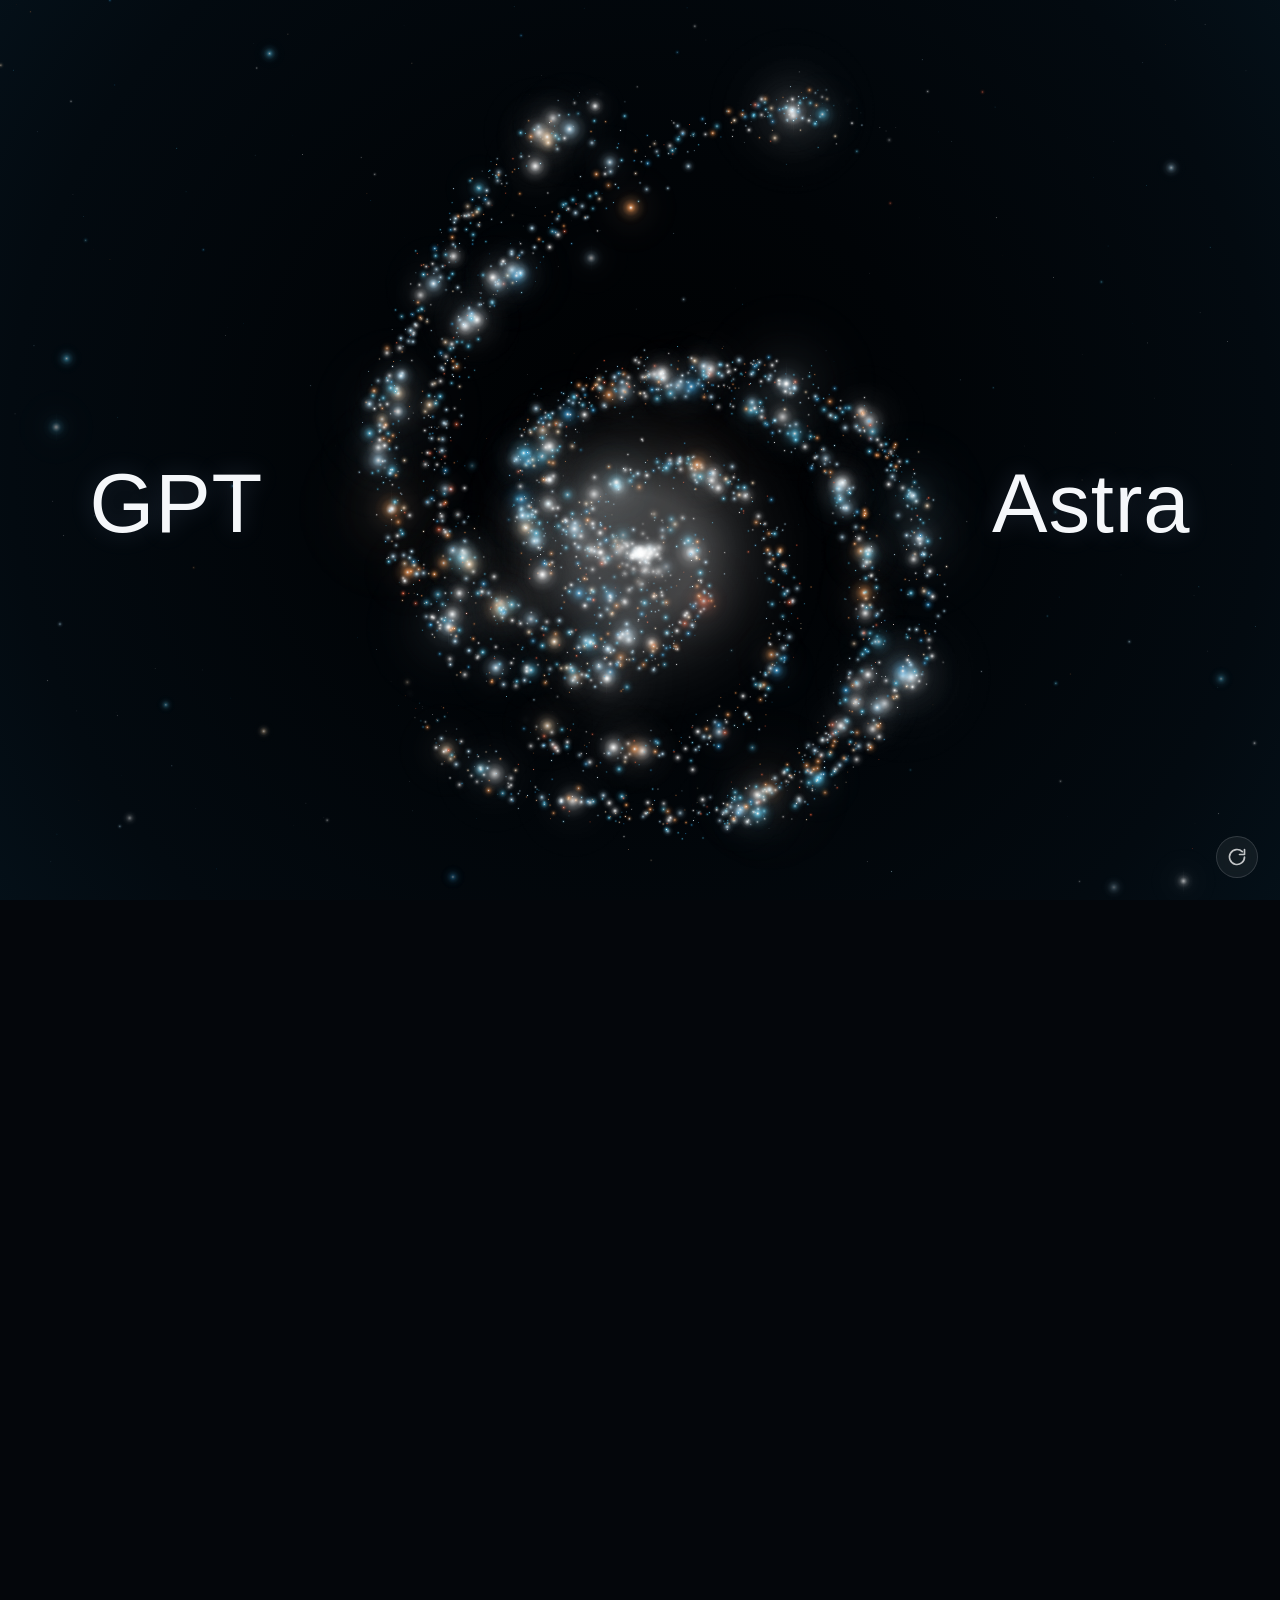
<file: index.html>
<!DOCTYPE html>
<html lang="zh-CN">
<head>
  <meta charset="UTF-8" />
  <meta name="viewport" content="width=device-width, initial-scale=1.0, viewport-fit=cover" />
  <title>GPT-6 Astra · 星空螺旋 6 动效复刻</title>
  <link rel="stylesheet" href="css/style.css" />
</head>
<body>
  <!-- Hero 区：星空汇聚成螺旋 "6" -->
  <section class="astra-hero" id="astraHero">
    <canvas class="astra-canvas"></canvas>

    <div class="astra-word astra-word--left">GPT</div>
    <div class="astra-word astra-word--right">Astra</div>

    <button class="astra-replay" type="button" aria-label="重新播放" title="重新播放">
      <svg viewBox="0 0 24 24" width="20" height="20" fill="none"
           stroke="currentColor" stroke-width="2" stroke-linecap="round" stroke-linejoin="round">
        <path d="M21 12a9 9 0 1 1-2.64-6.36" />
        <polyline points="21 3 21 9 15 9" />
      </svg>
    </button>
  </section>

  <!-- 滚动行程占位：提供可滚动高度，仅用于驱动相机俯仰 -->
  <div class="scroll-space" aria-hidden="true"></div>

  <script src="js/arms-data.js"></script>
  <script src="js/arms-3d.js"></script>
  <script src="js/zcurve.js"></script>
  <script src="js/cam3d.js"></script>
  <script src="js/app.js"></script>
</body>
</html>
</file>
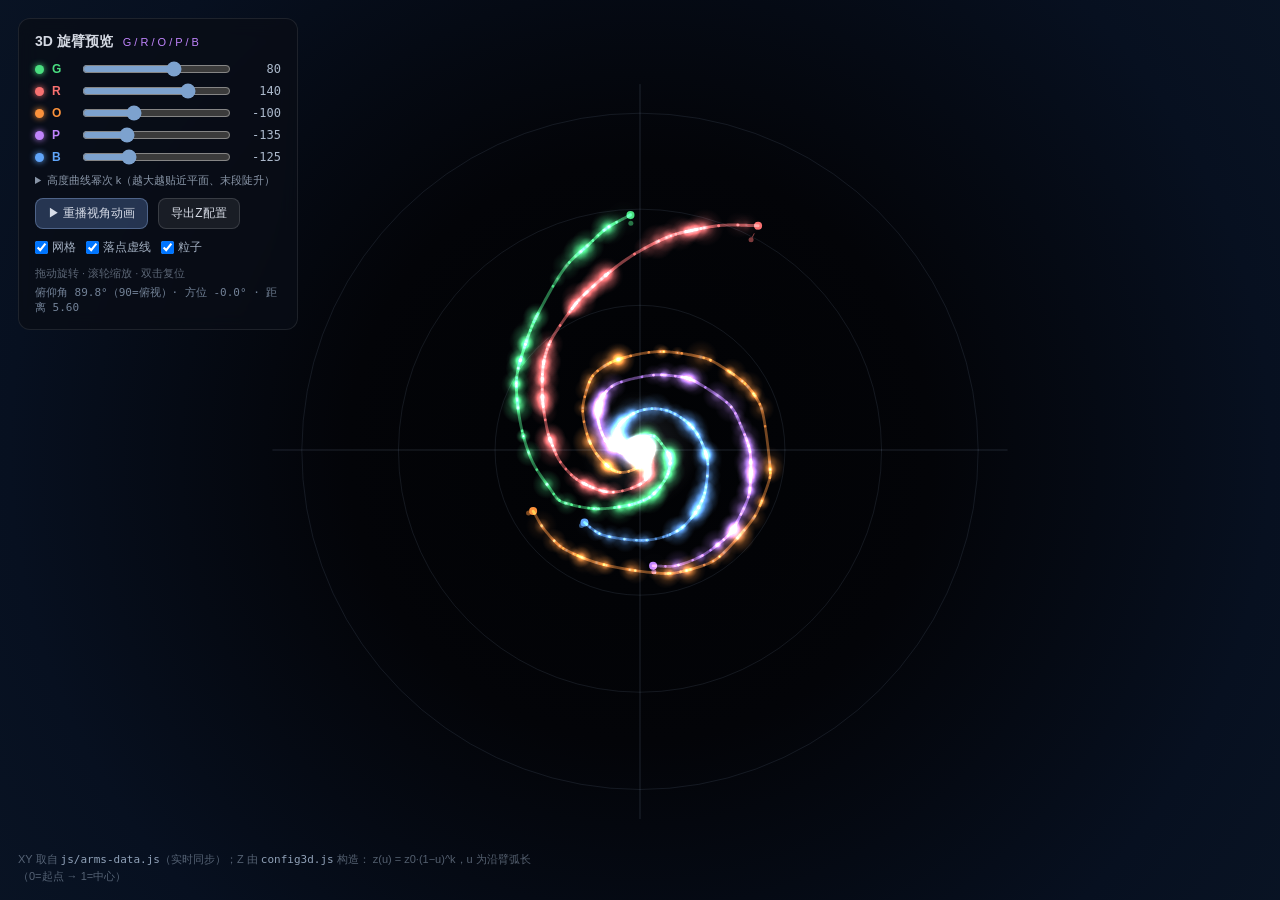
<file: tools/3d-viewer/index.html>
<!DOCTYPE html>
<html lang="zh-CN">
<head>
  <meta charset="UTF-8" />
  <meta name="viewport" content="width=device-width, initial-scale=1.0" />
  <title>3D 旋臂预览 · GPT-6 Astra</title>
  <link rel="stylesheet" href="style.css" />
</head>
<body>
  <canvas id="view"></canvas>

  <!-- ============ 控制面板 ============ -->
  <div class="panel">
    <div class="title">3D 旋臂预览 <span class="sub">G / R / O / P / B</span></div>

    <!-- 臂高度滑条（JS 生成） -->
    <div id="armRows"></div>

    <details class="adv">
      <summary>高度曲线幂次 k（越大越贴近平面、末段陡升）</summary>
      <div id="kRows"></div>
    </details>

    <div class="row btns">
      <button id="replay" class="btn btn--primary">▶ 重播视角动画</button>
      <button id="exportBtn" class="btn">导出Z配置</button>
    </div>

    <div class="row toggles">
      <label><input type="checkbox" id="tGrid" checked />网格</label>
      <label><input type="checkbox" id="tDrops" checked />落点虚线</label>
      <label><input type="checkbox" id="tParts" checked />粒子</label>
    </div>

    <div class="hint">拖动旋转 · 滚轮缩放 · 双击复位</div>
    <div class="cam" id="camInfo">–</div>
  </div>

  <div class="note">
    XY 取自 <code>js/arms-data.js</code>（实时同步）；Z 由 <code>config3d.js</code> 构造：
    z(u) = z0·(1−u)^k，u 为沿臂弧长（0=起点 → 1=中心）
  </div>

  <script src="../../js/arms-data.js"></script>
  <script src="../draw-arms/spline.js"></script>
  <script src="config3d.js"></script>
  <script src="app.js"></script>
</body>
</html>
</file>
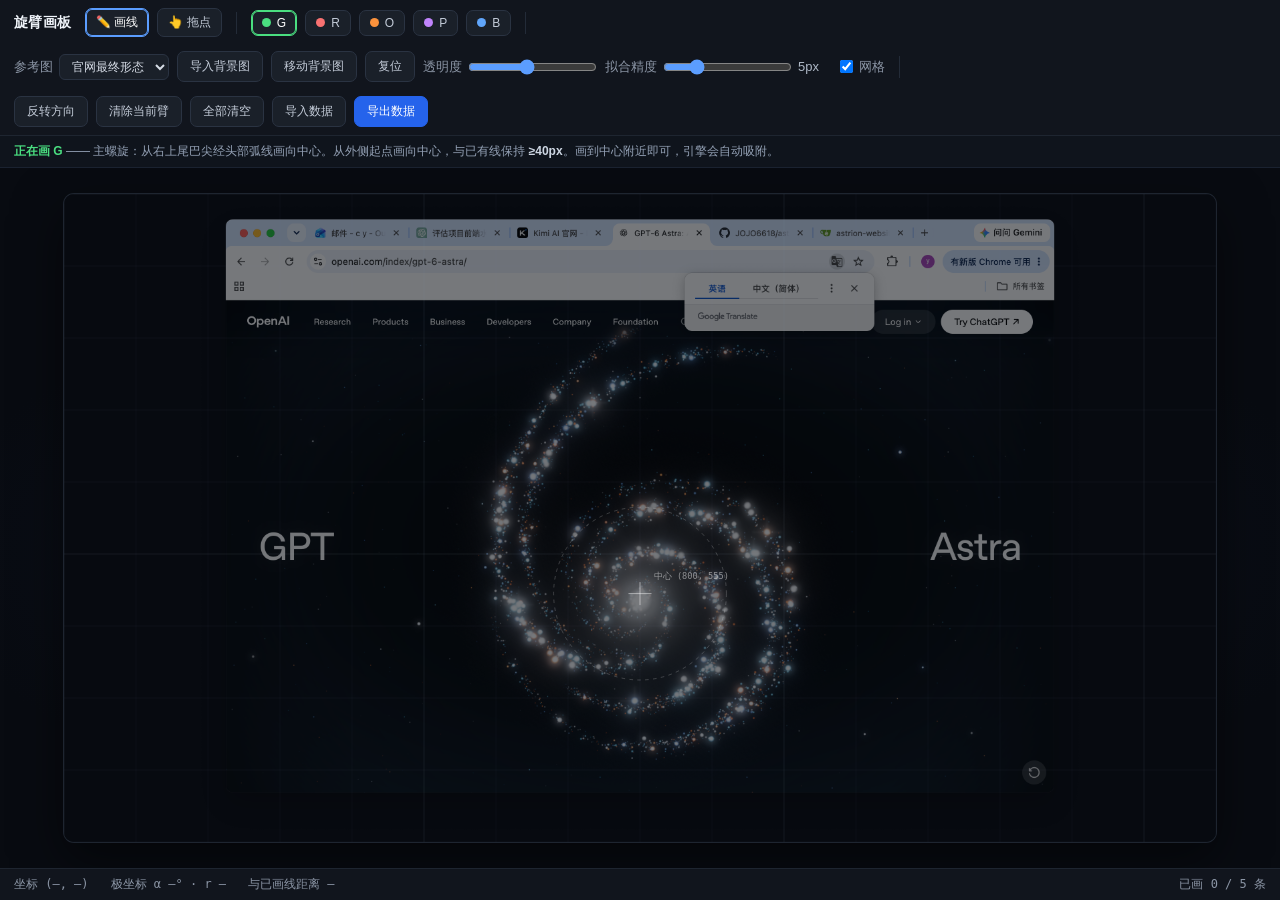
<file: tools/draw-arms/index.html>
<!DOCTYPE html>
<html lang="zh-CN">
<head>
  <meta charset="UTF-8" />
  <meta name="viewport" content="width=device-width, initial-scale=1.0" />
  <title>旋臂画板 · GPT-6 Astra</title>
  <link rel="stylesheet" href="style.css" />
</head>
<body>
  <!-- ============ 顶部工具栏 ============ -->
  <header class="toolbar">
    <div class="brand">旋臂画板</div>

    <div class="group" id="modePicker" title="切换交互模式">
      <button class="mode-btn active" data-mode="draw">✏️ 画线</button>
      <button class="mode-btn" data-mode="edit">👆 拖点</button>
    </div>

    <div class="sep"></div>

    <div class="group" id="armPicker" title="选择要绘制的旋臂"></div>

    <div class="sep"></div>

    <div class="group">
      <label class="field">
        <span>参考图</span>
        <select id="refSelect">
          <option value="none">无</option>
          <option value="final" selected>官网最终形态</option>
          <option value="sketch">手绘示意</option>
        </select>
      </label>
      <button id="refImgBtn" class="btn" title="导入本地图片作为描摹背景（也可以直接把图片拖进窗口）">导入背景图</button>
      <input type="file" id="refImgFile" accept="image/*" hidden />
      <button id="refMoveBtn" class="btn" title="开启后在画布上拖动平移背景图，把图中螺旋中心对准中心十字；再点一次退出并固定">移动背景图</button>
      <button id="refResetBtn" class="btn" title="把背景图位置还原为默认居中">复位</button>
      <label class="field">
        <span>透明度</span>
        <input type="range" id="refAlpha" min="0" max="100" value="45" />
      </label>
      <label class="field">
        <span>拟合精度</span>
        <input type="range" id="epsilon" min="2" max="15" value="5" />
        <em id="epsilonVal">5px</em>
      </label>
      <label class="field field--check">
        <input type="checkbox" id="gridToggle" checked />
        <span>网格</span>
      </label>
    </div>

    <div class="sep"></div>

    <div class="group">
      <button id="reverseBtn" class="btn" title="把当前臂的点序反转（画反了就用它）">反转方向</button>
      <button id="clearArmBtn" class="btn">清除当前臂</button>
      <button id="clearAllBtn" class="btn btn--danger">全部清空</button>
      <button id="importBtn" class="btn" title="导入已有的 arms-data.js，在画板上继续修改">导入数据</button>
      <input type="file" id="importFile" accept=".js,.txt" hidden />
      <button id="exportBtn" class="btn btn--primary">导出数据</button>
    </div>
  </header>

  <!-- ============ 提示条 ============ -->
  <div class="tipbar" id="tipbar">
    从旋臂的<b>起点（外圈）</b>按住鼠标向<b>螺旋中心</b>方向画线（逆时针）。
    状态栏会实时显示与已画线的距离，<b class="warn">变红说明太近（&lt;40px）</b>。画到中心附近即可，引擎会自动吸附。
  </div>

  <!-- ============ 画布区 ============ -->
  <main class="stage" id="stage">
    <canvas id="board"></canvas>
  </main>

  <!-- ============ 状态栏 ============ -->
  <footer class="statusbar">
    <span id="stPos">坐标 (–, –)</span>
    <span id="stPolar">极坐标 α –° · r –</span>
    <span id="stDist">与已画线距离 –</span>
    <span class="spacer"></span>
    <span id="stArms">已画 0 / 5 条</span>
  </footer>

  <!-- ============ 导出面板 ============ -->
  <div class="export-panel" id="exportPanel" hidden>
    <div class="export-head">
      <b>导出 · arms-data.js</b>
      <span id="exportCheck" class="export-check"></span>
      <span class="spacer"></span>
      <button class="btn" id="copyBtn">复制代码</button>
      <button class="btn btn--primary" id="downloadBtn">下载 arms-data.js</button>
      <button class="btn" id="closeExportBtn">关闭</button>
    </div>
    <textarea id="exportCode" readonly spellcheck="false"></textarea>
    <div class="export-foot">
      把下载的文件移动到 <code>gpt6-astra/js/</code> 替换同名文件即可（或把代码发给我）。
    </div>
  </div>

  <script src="spline.js"></script>
  <script src="app.js"></script>
</body>
</html>
</file>
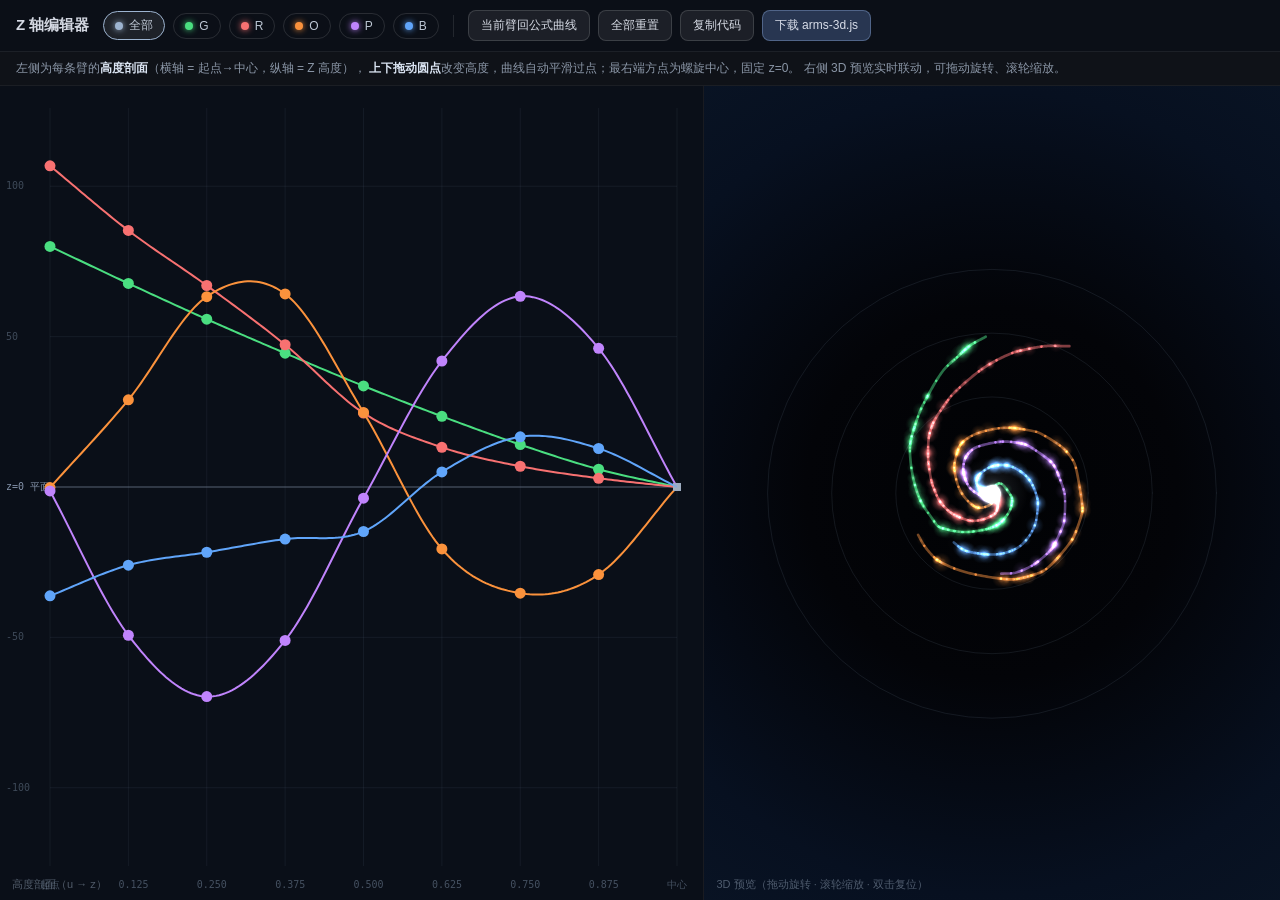
<file: tools/z-editor/index.html>
<!DOCTYPE html>
<html lang="zh-CN">
<head>
  <meta charset="UTF-8" />
  <meta name="viewport" content="width=device-width, initial-scale=1.0" />
  <title>Z 轴编辑器 · GPT-6 Astra</title>
  <link rel="stylesheet" href="style.css" />
</head>
<body>
  <!-- ============ 顶部工具栏 ============ -->
  <header class="toolbar">
    <div class="brand">Z 轴编辑器</div>
    <div class="group" id="armPicker" title="高亮某条臂（不影响拖动）"></div>
    <div class="sep"></div>
    <div class="group">
      <button id="resetArmBtn" class="btn">当前臂回公式曲线</button>
      <button id="resetAllBtn" class="btn btn--danger">全部重置</button>
      <button id="copyBtn" class="btn">复制代码</button>
      <button id="exportBtn" class="btn btn--primary">下载 arms-3d.js</button>
    </div>
  </header>

  <!-- ============ 提示条 ============ -->
  <div class="tipbar" id="tipbar">
    左侧为每条臂的<b>高度剖面</b>（横轴 = 起点→中心，纵轴 = Z 高度），
    <b>上下拖动圆点</b>改变高度，曲线自动平滑过点；最右端方点为螺旋中心，固定 z=0。
    右侧 3D 预览实时联动，可拖动旋转、滚轮缩放。
  </div>

  <!-- ============ 主区：剖面编辑 + 3D 预览 ============ -->
  <main class="stage">
    <section class="pane pane--editor">
      <canvas id="board"></canvas>
      <div class="pane-label">高度剖面（u → z）</div>
    </section>
    <section class="pane pane--preview">
      <canvas id="view3d"></canvas>
      <div class="pane-label">3D 预览（拖动旋转 · 滚轮缩放 · 双击复位）</div>
    </section>
  </main>

  <script src="../../js/arms-data.js"></script>
  <script src="../../js/arms-3d.js"></script>
  <script src="../../js/zcurve.js"></script>
  <script src="../draw-arms/spline.js"></script>
  <script src="preview3d.js"></script>
  <script src="app.js"></script>
</body>
</html>
</file>
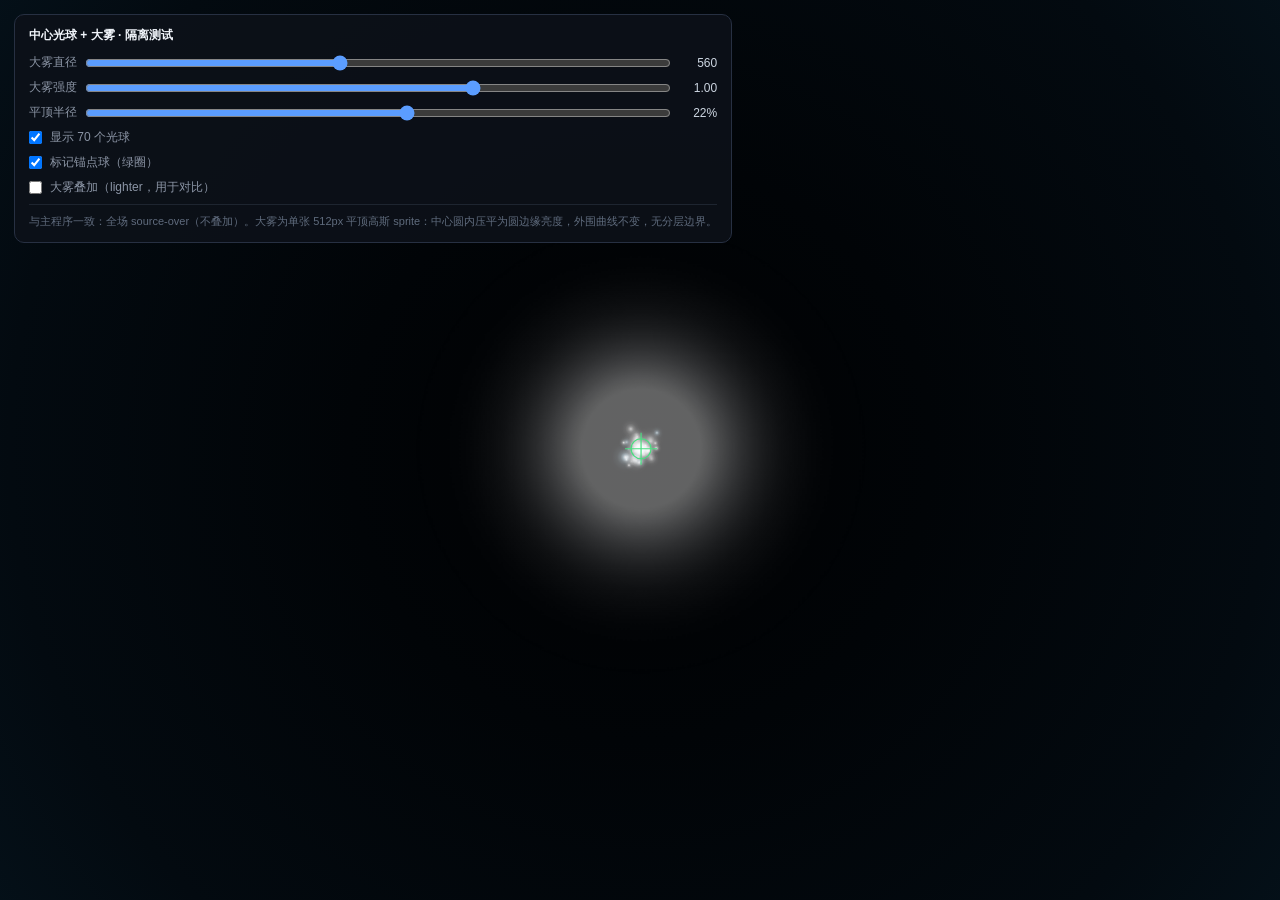
<file: core-halo-test.html>
<!DOCTYPE html>
<html lang="zh-CN">
<head>
<meta charset="UTF-8" />
<meta name="viewport" content="width=device-width, initial-scale=1.0" />
<title>中心光球 + 大雾 · 隔离测试</title>
<style>
  * { margin: 0; padding: 0; box-sizing: border-box; }
  html, body { height: 100%; overflow: hidden; background: #070a10; }
  #cv { display: block; width: 100vw; height: 100vh; }
  .panel {
    position: fixed; top: 14px; left: 14px; z-index: 10;
    background: rgba(13,18,26,0.88); border: 1px solid #273042; border-radius: 10px;
    padding: 12px 14px; color: #d5dbe5; font-size: 12px;
    font-family: -apple-system, "PingFang SC", sans-serif;
    display: flex; flex-direction: column; gap: 8px; min-width: 240px;
  }
  .title { font-weight: 600; color: #f0f4fa; margin-bottom: 2px; }
  label { display: flex; align-items: center; gap: 8px; color: #8b95a5; }
  label input[type="range"] { flex: 1; accent-color: #5b9dff; }
  label em { font-style: normal; color: #cdd6e2; min-width: 38px; text-align: right; font-variant-numeric: tabular-nums; }
  .chk { cursor: pointer; }
  .note { color: #5f6b7d; font-size: 11px; line-height: 1.5; border-top: 1px solid #1e2530; padding-top: 8px; }
</style>
</head>
<body>
<canvas id="cv"></canvas>
<div class="panel">
  <div class="title">中心光球 + 大雾 · 隔离测试</div>
  <label>大雾直径 <input type="range" id="mSize" min="300" max="900" value="560" /><em id="mSizeV">560</em></label>
  <label>大雾强度 <input type="range" id="mAlpha" min="0" max="150" value="100" /><em id="mAlphaV">1.00</em></label>
  <label>平顶半径 <input type="range" id="pRadius" min="0" max="40" value="22" /><em id="pRadiusV">22%</em></label>
  <label class="chk"><input type="checkbox" id="showBalls" checked /> 显示 70 个光球</label>
  <label class="chk"><input type="checkbox" id="markKing" checked /> 标记锚点球（绿圈）</label>
  <label class="chk"><input type="checkbox" id="hazeAdd" /> 大雾叠加（lighter，用于对比）</label>
  <div class="note">与主程序一致：全场 source-over（不叠加）。大雾为单张 512px 平顶高斯 sprite：中心圆内压平为圆边缘亮度，外围曲线不变，无分层边界。</div>
</div>
<script>
(function () {
  'use strict';

  /* ===== 以下三个 sprite 生成函数与 js/app.js 完全一致 ===== */
  function makeGlowSprite(rgb) {
    const s = 96;
    const cv = document.createElement('canvas');
    cv.width = cv.height = s;
    const c = cv.getContext('2d');
    const col = rgb.join(',');
    const mixW = rgb.map((v) => Math.round(v + (255 - v) * 0.38)).join(',');
    const g = c.createRadialGradient(s / 2, s / 2, 0, s / 2, s / 2, s / 2);
    g.addColorStop(0.00, 'rgba(255,255,255,1)');
    g.addColorStop(0.025, 'rgba(255,255,255,0.95)');
    g.addColorStop(0.065, `rgba(${mixW},0.85)`);
    g.addColorStop(0.14, `rgba(${col},0.62)`);
    g.addColorStop(0.26, `rgba(${col},0.32)`);
    g.addColorStop(0.46, `rgba(${col},0.10)`);
    g.addColorStop(0.72, `rgba(${col},0.024)`);
    g.addColorStop(1.00, `rgba(${col},0)`);
    c.fillStyle = g;
    c.fillRect(0, 0, s, s);
    return cv;
  }

  function makeBloomSprite(rgb) {
    const s = 192;
    const cv = document.createElement('canvas');
    cv.width = cv.height = s;
    const c = cv.getContext('2d');
    const soft = rgb.map((v) => Math.round(v + (255 - v) * 0.55)).join(',');
    const g = c.createRadialGradient(s / 2, s / 2, 0, s / 2, s / 2, s / 2);
    g.addColorStop(0.00, 'rgba(255,255,255,0.28)');
    g.addColorStop(0.10, `rgba(${soft},0.18)`);
    g.addColorStop(0.28, `rgba(${soft},0.070)`);
    g.addColorStop(0.55, `rgba(${soft},0.022)`);
    g.addColorStop(1.00, `rgba(${soft},0)`);
    c.fillStyle = g;
    c.fillRect(0, 0, s, s);
    return cv;
  }

  function makeMistSprite(rgb) {
    const s = 320;
    const cv = document.createElement('canvas');
    cv.width = cv.height = s;
    const c = cv.getContext('2d');
    const soft = rgb.map((v) => Math.round(v + (255 - v) * 0.72)).join(',');
    const g = c.createRadialGradient(s / 2, s / 2, 0, s / 2, s / 2, s / 2);
    g.addColorStop(0.00, `rgba(${soft},0.090)`);
    g.addColorStop(0.12, `rgba(${soft},0.060)`);
    g.addColorStop(0.34, `rgba(${soft},0.022)`);
    g.addColorStop(0.68, `rgba(${soft},0.006)`);
    g.addColorStop(1.00, `rgba(${soft},0)`);
    c.fillStyle = g;
    c.fillRect(0, 0, s, s);
    return cv;
  }

  /* ===== 中心大雾单张 sprite：与 js/app.js 的 makeCoreHazeSprite 一致（平顶高斯） ===== */
  function makeCoreHazeSprite(plateauR = 0.22) {
    const s = 512;
    const cv = document.createElement('canvas');
    cv.width = cv.height = s;
    const c = cv.getContext('2d');
    const g = c.createRadialGradient(s / 2, s / 2, 0, s / 2, s / 2, s / 2);
    const SIGMA = 0.33;
    const base = (r) => 0.60 * Math.exp(-((r / SIGMA) ** 2));
    const edge = base(plateauR);
    const N = 28;
    for (let i = 0; i <= N; i++) {
      const r = i / N;
      const a = r < plateauR ? edge : base(r);
      g.addColorStop(r, `rgba(255,255,255,${a.toFixed(4)})`);
    }
    c.fillStyle = g;
    c.fillRect(0, 0, s, s);
    return cv;
  }

  const STAR_COLORS = [
    { rgb: [255, 255, 255] },
    { rgb: [186, 230, 255] },
  ];
  const sprites = STAR_COLORS.map((c) => makeGlowSprite(c.rgb));
  const blooms = STAR_COLORS.map((c) => makeBloomSprite(c.rgb));
  const mists = STAR_COLORS.map((c) => makeMistSprite(c.rgb));
  const coreHaze = { img: null };
  coreHaze.img = makeCoreHazeSprite(0.22);

  /* ===== 70 个光球：分布参数与主程序 reset() 一致 ===== */
  const TAU = Math.PI * 2;
  const rand = (a, b) => a + Math.random() * (b - a);
  const balls = [];
  for (let i = 0; i < 70; i++) {
    const a = Math.random() * TAU;
    const b = Math.acos(rand(-1, 1));
    const rr = 26 * Math.pow(Math.random(), 1.8);
    balls.push({
      wx: rr * Math.sin(b) * Math.cos(a),
      wy: rr * Math.cos(b) * 0.7,
      wz: rr * Math.sin(b) * Math.sin(a),
      size: Math.random() < 0.12 ? rand(2.2, 3.6) : rand(0.8, 2.0),
      ci: Math.random() < 0.85 ? 0 : 1,
      baseA: rand(0.35, 0.8),
    });
  }
  // 与主程序相同：最亮的球作为大雾锚点
  const king = balls.reduce(
    (best, s) => (s.size * s.baseA > best.size * best.baseA ? s : best),
    balls[0]
  );

  /* ===== 画布与背景（同主程序配色） ===== */
  const cv = document.getElementById('cv');
  const ctx = cv.getContext('2d');
  let W = 0, H = 0, scale = 1, bgGrad = null;

  function resize() {
    const dpr = Math.min(window.devicePixelRatio || 1, 2);
    W = window.innerWidth; H = window.innerHeight;
    cv.width = Math.round(W * dpr);
    cv.height = Math.round(H * dpr);
    ctx.setTransform(dpr, 0, 0, dpr, 0, 0);
    scale = Math.min(W, H) / 900; // ≈ 主程序的 corePx
    bgGrad = ctx.createRadialGradient(W / 2, H / 2, 0, W / 2, H / 2, Math.hypot(W, H) * 0.62);
    bgGrad.addColorStop(0, '#000102');
    bgGrad.addColorStop(0.3, '#010407');
    bgGrad.addColorStop(0.65, '#030a10');
    bgGrad.addColorStop(1, '#061722');
  }
  window.addEventListener('resize', resize);
  resize();

  /* ===== 滑杆 ===== */
  const $ = (id) => document.getElementById(id);
  const ui = { mSize: 560, mAlpha: 1, plateau: 0.22 };
  $('mSize').addEventListener('input', (e) => { ui.mSize = +e.target.value; $('mSizeV').textContent = ui.mSize; });
  $('mAlpha').addEventListener('input', (e) => { ui.mAlpha = e.target.value / 100; $('mAlphaV').textContent = ui.mAlpha.toFixed(2); });
  // 平顶半径变化 → 重新生成 sprite
  $('pRadius').addEventListener('input', (e) => {
    ui.plateau = e.target.value / 100;
    $('pRadiusV').textContent = e.target.value + '%';
    coreHaze.img = makeCoreHazeSprite(ui.plateau);
  });

  /* ===== 渲染循环（缓慢自转，模拟主程序 CORE_SPIN） ===== */
  function frame(now) {
    const t = now / 1000;
    const rot = t * 0.06;
    const cosR = Math.cos(rot), sinR = Math.sin(rot);

    ctx.globalCompositeOperation = 'source-over';
    ctx.globalAlpha = 1;
    ctx.fillStyle = bgGrad;
    ctx.fillRect(0, 0, W, H);

    // ----- 光球：source-over（不叠加），与主程序当前状态一致 -----
    let kingX = W / 2, kingY = H / 2;
    if ($('showBalls').checked) {
      for (const s of balls) {
        const rx = s.wx * cosR + s.wz * sinR;
        const rz = -s.wx * sinR + s.wz * cosR;
        const x = W / 2 + rx * scale;
        const y = H / 2 + rz * scale;
        if (s === king) { kingX = x; kingY = y; }
        const d = s.size * 12 * scale;
        ctx.globalAlpha = s.baseA;
        ctx.drawImage(sprites[s.ci], x - d / 2, y - d / 2, d, d);
      }
    } else {
      const rx = king.wx * cosR + king.wz * sinR;
      const rz = -king.wx * sinR + king.wz * cosR;
      kingX = W / 2 + rx * scale;
      kingY = H / 2 + rz * scale;
    }

    // ----- 中心大雾：默认 source-over（不叠加）；勾选「大雾叠加」可对比 lighter 效果 -----
    ctx.globalCompositeOperation = $('hazeAdd').checked ? 'lighter' : 'source-over';
    const m0 = ui.mSize * scale;
    ctx.globalAlpha = ui.mAlpha;
    ctx.drawImage(coreHaze.img, kingX - m0 / 2, kingY - m0 / 2, m0, m0);

    // ----- 锚点标记 -----
    ctx.globalCompositeOperation = 'source-over';
    ctx.globalAlpha = 1;
    if ($('markKing').checked) {
      ctx.strokeStyle = '#4ade80';
      ctx.lineWidth = 1.2;
      ctx.beginPath();
      ctx.arc(kingX, kingY, 10, 0, TAU);
      ctx.moveTo(kingX - 16, kingY); ctx.lineTo(kingX + 16, kingY);
      ctx.moveTo(kingX, kingY - 16); ctx.lineTo(kingX, kingY + 16);
      ctx.stroke();
    }

    requestAnimationFrame(frame);
  }
  requestAnimationFrame(frame);
})();
</script>
</body>
</html>
</file>
<file: css/style.css>
/* ===== GPT-6 Astra 星空螺旋动效 demo ===== */

* {
  margin: 0;
  padding: 0;
  box-sizing: border-box;
}

html,
body {
  background: #04060b;
  font-family: -apple-system, BlinkMacSystemFont, "SF Pro Display", "Inter",
    "Helvetica Neue", "Segoe UI", sans-serif;
  -webkit-font-smoothing: antialiased;
}

/* ---------- Hero 容器 ---------- */
.astra-hero {
  position: fixed; /* 钉在视口：滚动只驱动相机，页面内容不移动 */
  inset: 0;
  width: 100%;
  height: 100vh;
  height: 100dvh; /* 动态视口：跟随手机地址栏收起/展开，避免内容超出可视区 */
  overflow: hidden;
  /* 深空底色：中心近黑 → 外围深蓝（与画布内背景一致） */
  background: radial-gradient(
    ellipse 90% 70% at 50% 55%,
    #010204 0%,
    #030408 30%,
    #071020 65%,
    #0b1728 100%
  );
}

.astra-canvas {
  position: absolute;
  inset: 0;
  width: 100%;
  height: 100%;
  display: block;
}

/* 滚动行程占位：0~1 相机俯仰，1~2 星星分裂到两侧（实际滚动距离 = 450vh - 100vh = 350vh） */
.scroll-space {
  height: 450vh;
}

/* ---------- 两侧大字 ---------- */
.astra-word {
  position: absolute;
  top: 56%; /* 与 6 的螺旋中心大致同高 */
  transform: translateY(-50%);
  z-index: 2;
  color: #f5f7fa;
  font-weight: 300;
  font-size: clamp(30px, 6.5vw, 96px);
  letter-spacing: 0.01em;
  line-height: 1;
  white-space: nowrap;
  pointer-events: none;
  user-select: none;
  text-shadow: 0 0 24px rgba(180, 205, 255, 0.18);
  opacity: 0;
  animation: astra-word-in 2.2s cubic-bezier(0.22, 0.61, 0.21, 1) 0.9s forwards;
}

.astra-word--left {
  left: 7%;
}

.astra-word--right {
  right: 7%;
}

@keyframes astra-word-in {
  from {
    opacity: 0;
    filter: blur(6px);
  }
  to {
    opacity: 1;
    filter: blur(0);
  }
}

/* 窄屏（手机竖屏/卡片预览）：文字改为上下布局，水平居中，围绕 6 平衡排布 */
@media (max-width: 760px) {
  .astra-word {
    font-size: clamp(20px, 6vw, 36px);
    top: auto;
    left: 50%;
    right: auto;
    transform: translateX(-50%);
  }
  .astra-word--left {
    top: 13%;
  }
  .astra-word--right {
    top: auto;
    bottom: 11%;
  }
}

/* ---------- 重播按钮 ---------- */
.astra-replay {
  position: absolute;
  right: calc(22px + env(safe-area-inset-right, 0px));
  bottom: calc(22px + env(safe-area-inset-bottom, 0px));
  z-index: 3;
  width: 42px;
  height: 42px;
  border-radius: 50%;
  border: 1px solid rgba(255, 255, 255, 0.14);
  background: rgba(255, 255, 255, 0.06);
  color: rgba(255, 255, 255, 0.75);
  cursor: pointer;
  display: flex;
  align-items: center;
  justify-content: center;
  backdrop-filter: blur(6px);
  transition: background 0.25s ease, transform 0.25s ease, color 0.25s ease;
}

.astra-replay:hover {
  background: rgba(255, 255, 255, 0.14);
  color: #fff;
  transform: rotate(-40deg);
}

.astra-replay:active {
  transform: rotate(-40deg) scale(0.92);
}
</file>
<file: tools/3d-viewer/style.css>
/* ===== 3D 旋臂预览 ===== */

* {
  margin: 0;
  padding: 0;
  box-sizing: border-box;
}

html,
body {
  height: 100%;
  background: #04060b;
  overflow: hidden;
  font-family: -apple-system, BlinkMacSystemFont, "SF Pro Display", "Inter",
    "Helvetica Neue", "Segoe UI", sans-serif;
  color: rgba(235, 240, 250, 0.9);
}

#view {
  position: fixed;
  inset: 0;
  width: 100%;
  height: 100%;
  display: block;
  cursor: grab;
}

#view.dragging {
  cursor: grabbing;
}

/* ---------- 控制面板 ---------- */
.panel {
  position: fixed;
  top: 18px;
  left: 18px;
  z-index: 10;
  width: 280px;
  padding: 14px 16px;
  border-radius: 12px;
  background: rgba(10, 14, 22, 0.78);
  border: 1px solid rgba(255, 255, 255, 0.09);
  backdrop-filter: blur(10px);
  font-size: 12px;
  user-select: none;
}

.title {
  font-size: 14px;
  font-weight: 600;
  margin-bottom: 10px;
}

.title .sub {
  font-size: 11px;
  font-weight: 400;
  color: #c084fc;
  margin-left: 6px;
}

.arm-row {
  display: flex;
  align-items: center;
  gap: 8px;
  margin: 6px 0;
}

.arm-row .dot {
  width: 9px;
  height: 9px;
  border-radius: 50%;
  flex: none;
  box-shadow: 0 0 6px currentColor;
}

.arm-row .name {
  width: 22px;
  font-weight: 600;
  flex: none;
}

.arm-row input[type="range"] {
  flex: 1;
  min-width: 0;
  accent-color: #7da2ce;
}

.arm-row .val {
  width: 42px;
  text-align: right;
  font-family: ui-monospace, monospace;
  color: rgba(200, 215, 235, 0.85);
  flex: none;
}

.adv {
  margin: 8px 0 2px;
  color: rgba(180, 195, 215, 0.75);
}

.adv summary {
  cursor: pointer;
  font-size: 11px;
}

.row {
  display: flex;
  align-items: center;
  gap: 10px;
  margin-top: 10px;
  flex-wrap: wrap;
}

.btn {
  padding: 6px 12px;
  border-radius: 8px;
  border: 1px solid rgba(255, 255, 255, 0.14);
  background: rgba(255, 255, 255, 0.07);
  color: rgba(235, 240, 250, 0.9);
  font-size: 12px;
  cursor: pointer;
  transition: background 0.2s ease;
}

.btn:hover {
  background: rgba(255, 255, 255, 0.15);
}

.btn--primary {
  background: rgba(96, 130, 190, 0.35);
  border-color: rgba(140, 170, 220, 0.4);
}

.btn--primary:hover {
  background: rgba(96, 130, 190, 0.55);
}

.toggles label {
  display: flex;
  align-items: center;
  gap: 4px;
  color: rgba(200, 215, 235, 0.8);
  cursor: pointer;
}

.hint {
  margin-top: 10px;
  color: rgba(160, 175, 195, 0.55);
  font-size: 11px;
}

.cam {
  margin-top: 4px;
  font-family: ui-monospace, monospace;
  font-size: 11px;
  color: rgba(160, 180, 205, 0.7);
}

/* ---------- 底部说明 ---------- */
.note {
  position: fixed;
  left: 18px;
  bottom: 14px;
  z-index: 10;
  max-width: 520px;
  font-size: 11px;
  line-height: 1.6;
  color: rgba(150, 165, 185, 0.55);
}

.note code {
  color: rgba(190, 210, 235, 0.75);
  font-family: ui-monospace, monospace;
}
</file>
<file: tools/draw-arms/style.css>
/* ===== 旋臂画板 · 深色工具风 ===== */

* { margin: 0; padding: 0; box-sizing: border-box; }

html, body {
  height: 100%;
  background: #0b0e14;
  color: #d5dbe5;
  font-family: -apple-system, BlinkMacSystemFont, "SF Pro Text", "Inter",
    "Helvetica Neue", "PingFang SC", sans-serif;
  font-size: 13px;
  overflow: hidden;
  -webkit-font-smoothing: antialiased;
}

body { display: flex; flex-direction: column; }

/* ---------- 工具栏 ---------- */
.toolbar {
  display: flex;
  align-items: center;
  gap: 14px;
  padding: 8px 14px;
  background: #11151d;
  border-bottom: 1px solid #1e2530;
  flex-wrap: wrap;
}

.brand {
  font-size: 14px;
  font-weight: 600;
  color: #f0f4fa;
  letter-spacing: 0.02em;
}

.group { display: flex; align-items: center; gap: 8px; flex-wrap: wrap; }

.sep { width: 1px; height: 22px; background: #232b38; }

.field { display: flex; align-items: center; gap: 6px; color: #8b95a5; }
.field em { font-style: normal; color: #aeb8c6; min-width: 34px; font-variant-numeric: tabular-nums; }
.field--check { cursor: pointer; }

select, input[type="range"] {
  accent-color: #5b9dff;
}
select {
  background: #1a2029;
  color: #d5dbe5;
  border: 1px solid #2a3342;
  border-radius: 6px;
  padding: 4px 8px;
  font-size: 12px;
}

/* 模式切换按钮 */
.mode-btn {
  padding: 5px 10px;
  border-radius: 7px;
  border: 1px solid #2a3342;
  background: #1a2029;
  color: #c4ccd9;
  cursor: pointer;
  font-size: 12px;
  transition: border-color .15s, background .15s;
}
.mode-btn:hover { background: #222a36; }
.mode-btn.active { border-color: #5b9dff; color: #fff; box-shadow: 0 0 0 1px #5b9dff inset; }

/* 臂选择按钮 */
.arm-btn {
  display: flex;
  align-items: center;
  gap: 6px;
  padding: 5px 10px;
  border-radius: 7px;
  border: 1px solid #2a3342;
  background: #1a2029;
  color: #c4ccd9;
  cursor: pointer;
  font-size: 12px;
  transition: border-color .15s, background .15s, transform .1s;
}
.arm-btn:hover { background: #222a36; }
.arm-btn.active { border-color: var(--c); color: #fff; box-shadow: 0 0 0 1px var(--c) inset; }
.arm-btn .dot { width: 9px; height: 9px; border-radius: 50%; background: var(--c); }
.arm-btn .done { color: #6ee7a0; font-weight: 700; }

.btn {
  padding: 6px 12px;
  border-radius: 7px;
  border: 1px solid #2a3342;
  background: #1a2029;
  color: #c4ccd9;
  cursor: pointer;
  font-size: 12px;
  transition: background .15s, border-color .15s;
}
.btn:hover { background: #232b38; }
.btn.active { border-color: #5b9dff; color: #fff; box-shadow: 0 0 0 1px #5b9dff inset; }
.btn--primary { background: #2563eb; border-color: #2563eb; color: #fff; }
.btn--primary:hover { background: #2f74f0; }
.btn--danger:hover { border-color: #b3493e; color: #ff9b8f; }

/* ---------- 提示条 ---------- */
.tipbar {
  padding: 7px 14px;
  background: #0f141c;
  border-bottom: 1px solid #1a2230;
  color: #93a0b4;
  font-size: 12px;
}
.tipbar b { color: #cdd6e2; font-weight: 600; }
.tipbar .warn { color: #ff9b8f; }

/* ---------- 画布区 ---------- */
.stage {
  flex: 1;
  position: relative;
  display: flex;
  align-items: center;
  justify-content: center;
  overflow: hidden;
  background:
    radial-gradient(ellipse 80% 60% at 50% 55%, #0d1220 0%, #080b11 70%);
}

#board {
  display: block;
  border-radius: 10px;
  box-shadow: 0 0 0 1px #1e2530, 0 18px 50px rgba(0,0,0,.5);
  cursor: crosshair;
  touch-action: none;
}

/* ---------- 状态栏 ---------- */
.statusbar {
  display: flex;
  align-items: center;
  gap: 22px;
  padding: 7px 14px;
  background: #11151d;
  border-top: 1px solid #1e2530;
  color: #8b95a5;
  font-size: 12px;
  font-variant-numeric: tabular-nums;
  font-family: "SF Mono", ui-monospace, Menlo, Consolas, monospace;
}
.statusbar .spacer { flex: 1; }
.statusbar .danger { color: #ff8f80; font-weight: 600; }
.statusbar .ok { color: #6ee7a0; }

/* ---------- 导出面板 ---------- */
.export-panel {
  position: fixed;
  right: 18px;
  bottom: 46px;
  width: min(560px, calc(100vw - 36px));
  max-height: 70vh;
  display: flex;
  flex-direction: column;
  background: #10151e;
  border: 1px solid #273042;
  border-radius: 12px;
  box-shadow: 0 24px 60px rgba(0,0,0,.55);
  overflow: hidden;
  z-index: 10;
}

/* hidden 属性的默认 display:none 会被上面的 display:flex 覆盖，需显式声明 */
.export-panel[hidden] { display: none; }
.export-head {
  display: flex;
  align-items: center;
  gap: 10px;
  padding: 10px 12px;
  border-bottom: 1px solid #202837;
}
.export-head b { color: #eef2f8; }
.export-head .spacer { flex: 1; }
.export-check { font-size: 12px; color: #8b95a5; }
.export-check.ok { color: #6ee7a0; }
.export-check.bad { color: #ff8f80; }

#exportCode {
  flex: 1;
  min-height: 260px;
  background: #0b0f16;
  color: #b8c4d6;
  border: 0;
  outline: none;
  resize: none;
  padding: 12px;
  font-family: "SF Mono", ui-monospace, Menlo, Consolas, monospace;
  font-size: 11px;
  line-height: 1.55;
}
.export-foot {
  padding: 9px 12px;
  border-top: 1px solid #202837;
  color: #8b95a5;
  font-size: 12px;
}
.export-foot code {
  background: #1a2230;
  padding: 1px 6px;
  border-radius: 4px;
  color: #cdd6e2;
}
</file>
<file: tools/z-editor/style.css>
/* ===== Z 轴编辑器 ===== */

* {
  margin: 0;
  padding: 0;
  box-sizing: border-box;
}

html,
body {
  height: 100%;
  background: #070a10;
  overflow: hidden;
  font-family: -apple-system, BlinkMacSystemFont, "SF Pro Display", "Inter",
    "Helvetica Neue", "Segoe UI", sans-serif;
  color: rgba(235, 240, 250, 0.9);
}

body {
  display: flex;
  flex-direction: column;
}

/* ---------- 工具栏 ---------- */
.toolbar {
  display: flex;
  align-items: center;
  gap: 14px;
  padding: 10px 16px;
  background: rgba(12, 16, 24, 0.9);
  border-bottom: 1px solid rgba(255, 255, 255, 0.07);
  flex: none;
  flex-wrap: wrap;
}

.brand {
  font-size: 15px;
  font-weight: 700;
}

.group {
  display: flex;
  align-items: center;
  gap: 8px;
  flex-wrap: wrap;
}

.sep {
  width: 1px;
  height: 22px;
  background: rgba(255, 255, 255, 0.1);
}

.btn {
  padding: 6px 12px;
  border-radius: 8px;
  border: 1px solid rgba(255, 255, 255, 0.14);
  background: rgba(255, 255, 255, 0.07);
  color: rgba(235, 240, 250, 0.9);
  font-size: 12px;
  cursor: pointer;
  transition: background 0.2s ease;
}

.btn:hover {
  background: rgba(255, 255, 255, 0.15);
}

.btn--primary {
  background: rgba(96, 130, 190, 0.35);
  border-color: rgba(140, 170, 220, 0.4);
}

.btn--primary:hover {
  background: rgba(96, 130, 190, 0.55);
}

.btn--danger:hover {
  background: rgba(190, 60, 60, 0.4);
}

.arm-btn {
  display: flex;
  align-items: center;
  gap: 6px;
  padding: 5px 11px;
  border-radius: 999px;
  border: 1px solid rgba(255, 255, 255, 0.12);
  background: transparent;
  color: rgba(220, 230, 245, 0.85);
  font-size: 12px;
  cursor: pointer;
}

.arm-btn .dot {
  width: 8px;
  height: 8px;
  border-radius: 50%;
  background: var(--c);
  box-shadow: 0 0 6px var(--c);
}

.arm-btn.active {
  border-color: var(--c);
  background: rgba(255, 255, 255, 0.08);
}

/* ---------- 提示条 ---------- */
.tipbar {
  padding: 8px 16px;
  font-size: 12px;
  color: rgba(180, 195, 215, 0.75);
  background: rgba(255, 255, 255, 0.03);
  border-bottom: 1px solid rgba(255, 255, 255, 0.05);
  flex: none;
}

.tipbar b {
  color: rgba(230, 240, 255, 0.95);
}

/* ---------- 主区 ---------- */
.stage {
  flex: 1;
  display: flex;
  min-height: 0;
}

.pane {
  position: relative;
  min-width: 0;
  min-height: 0;
}

.pane--editor {
  flex: 11;
  border-right: 1px solid rgba(255, 255, 255, 0.07);
}

.pane--preview {
  flex: 9;
}

.pane canvas {
  position: absolute;
  inset: 0;
  width: 100%;
  height: 100%;
  display: block;
}

#board {
  cursor: crosshair;
}

#view3d {
  cursor: grab;
}

#view3d.dragging {
  cursor: grabbing;
}

.pane-label {
  position: absolute;
  left: 12px;
  bottom: 8px;
  font-size: 11px;
  color: rgba(150, 165, 185, 0.5);
  pointer-events: none;
}
</file>
